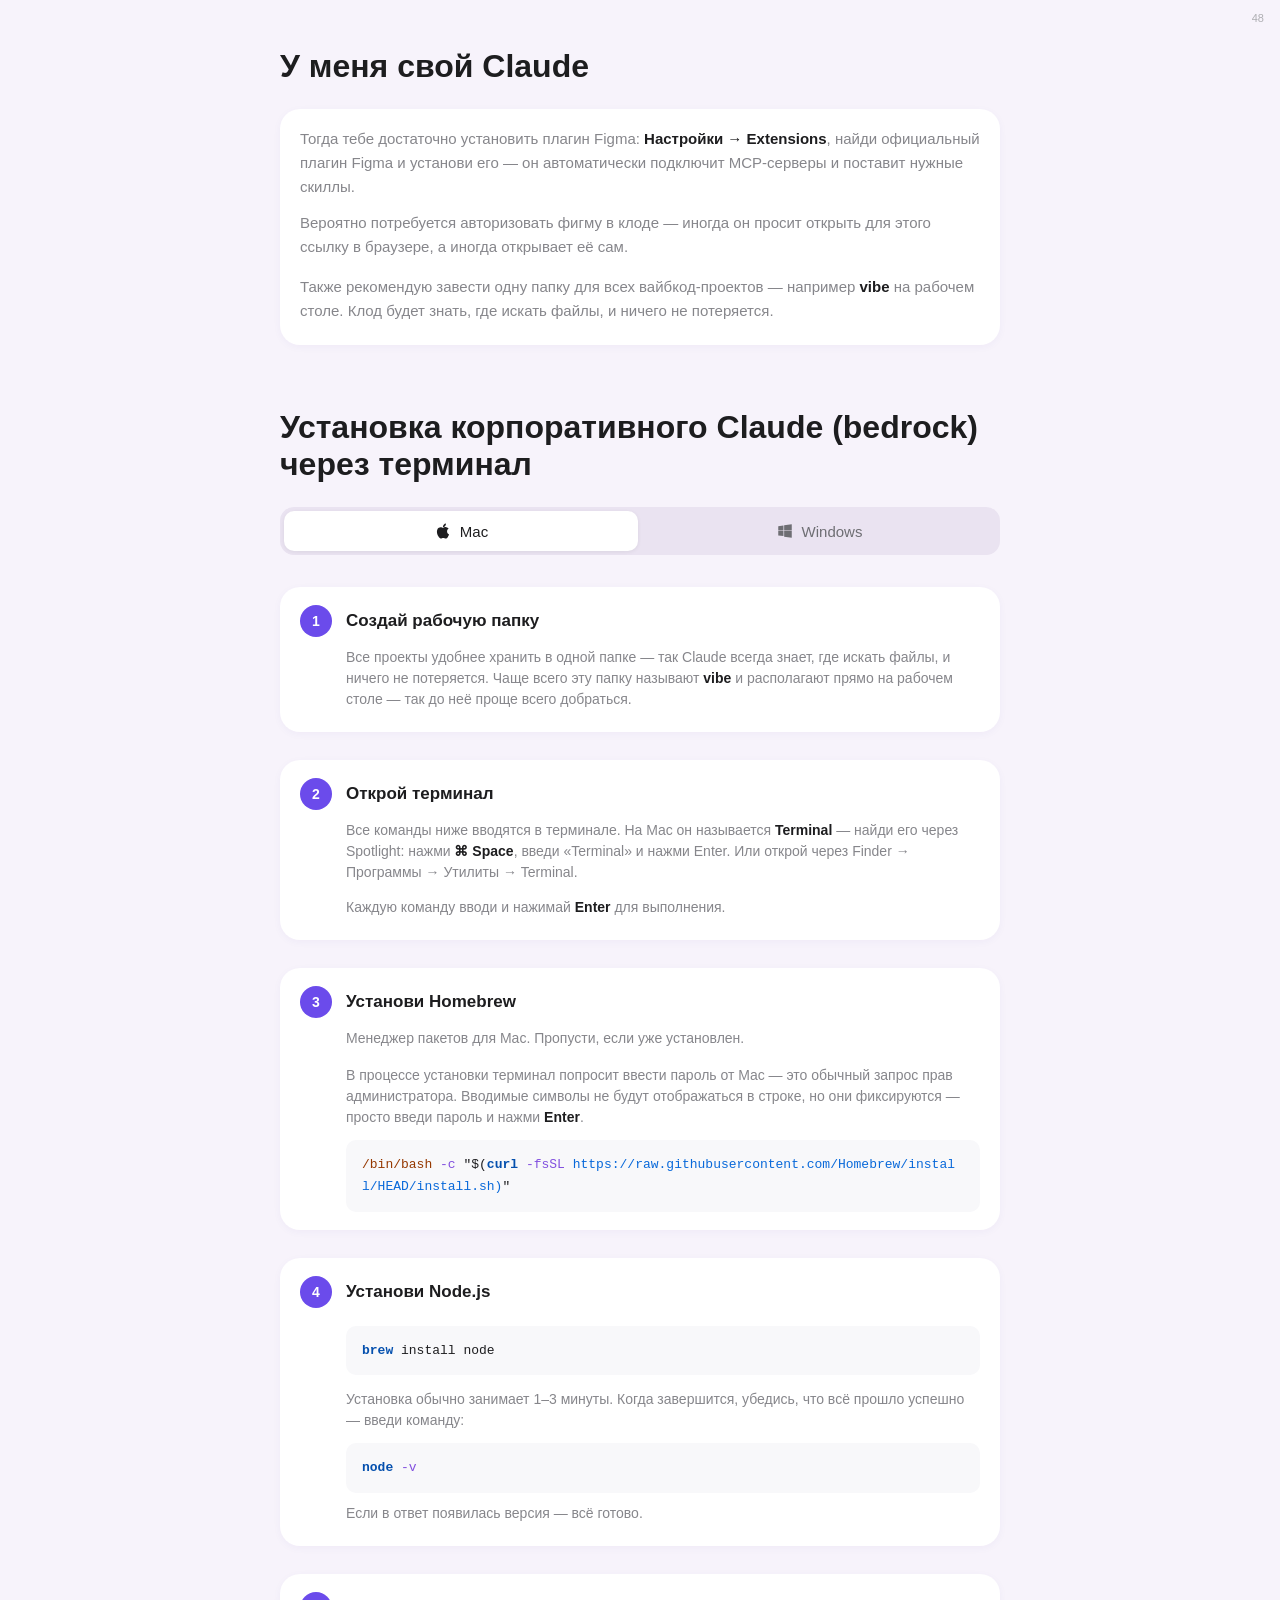
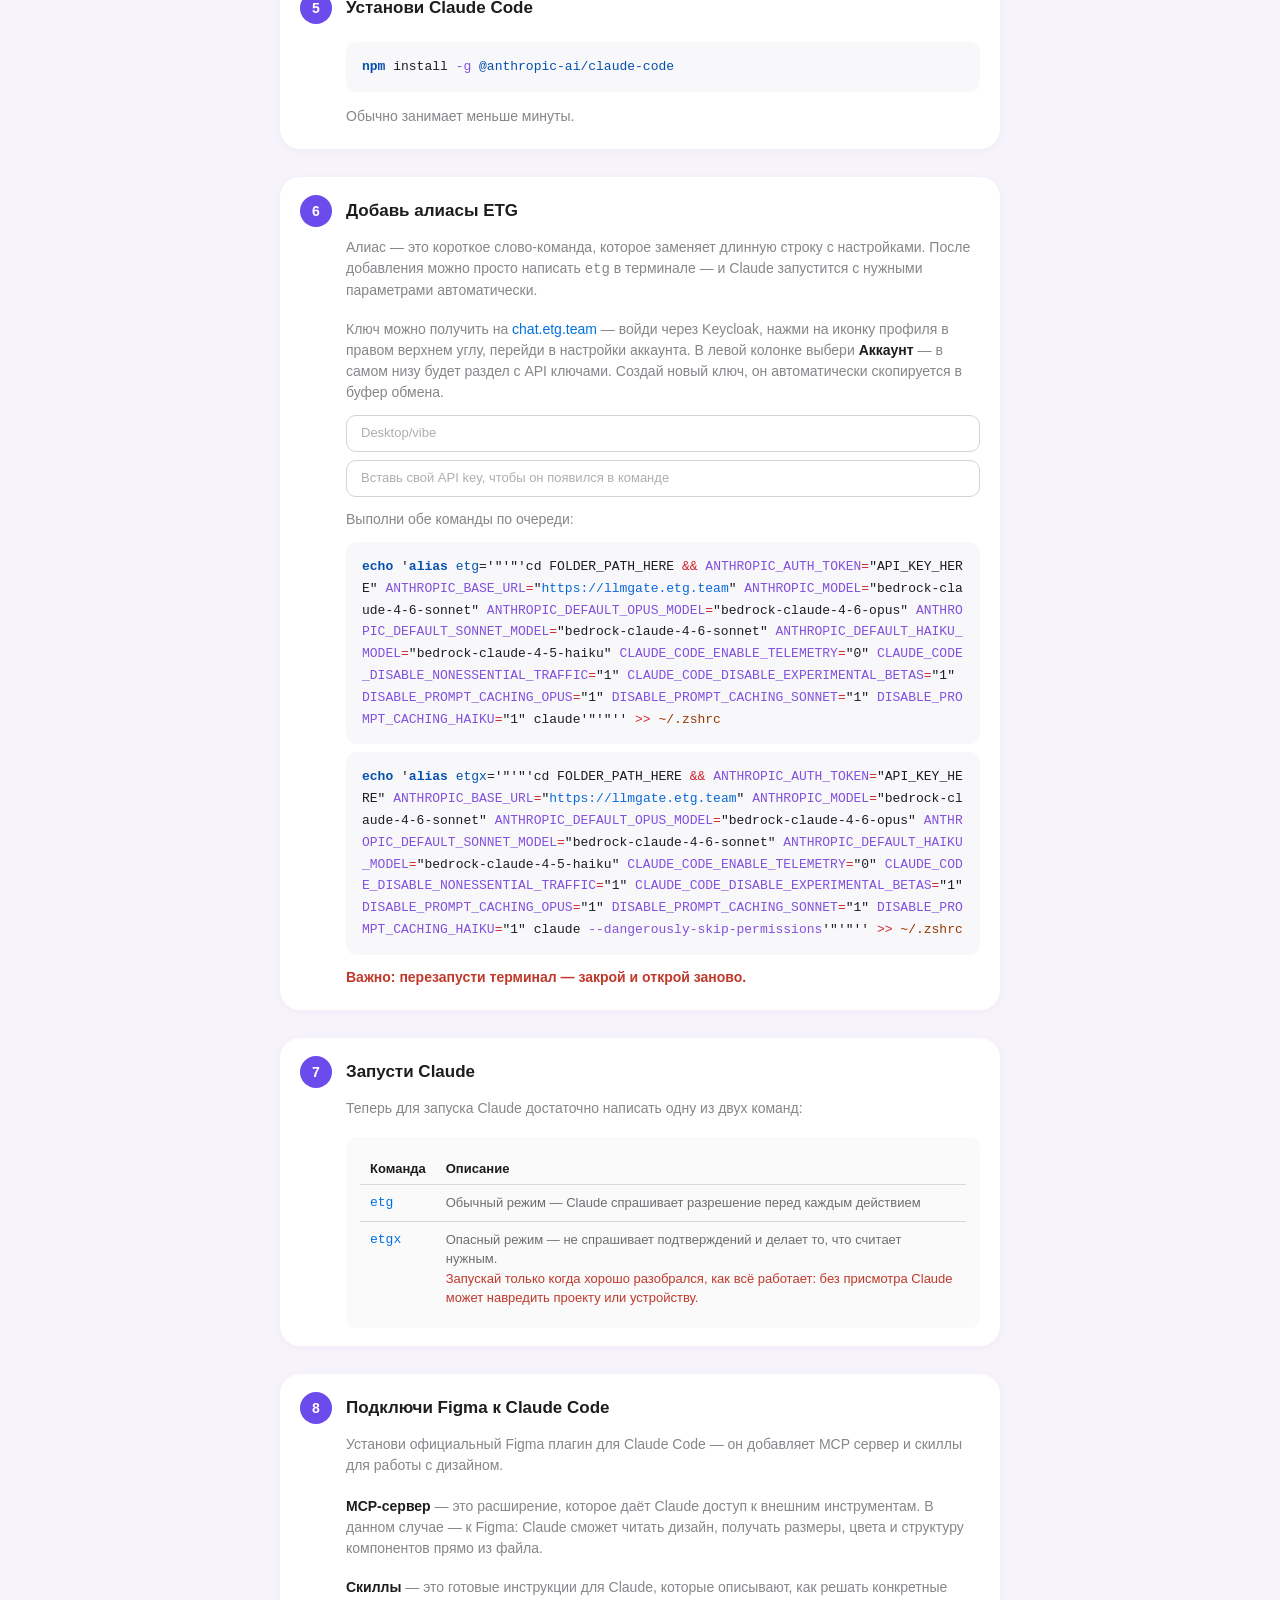
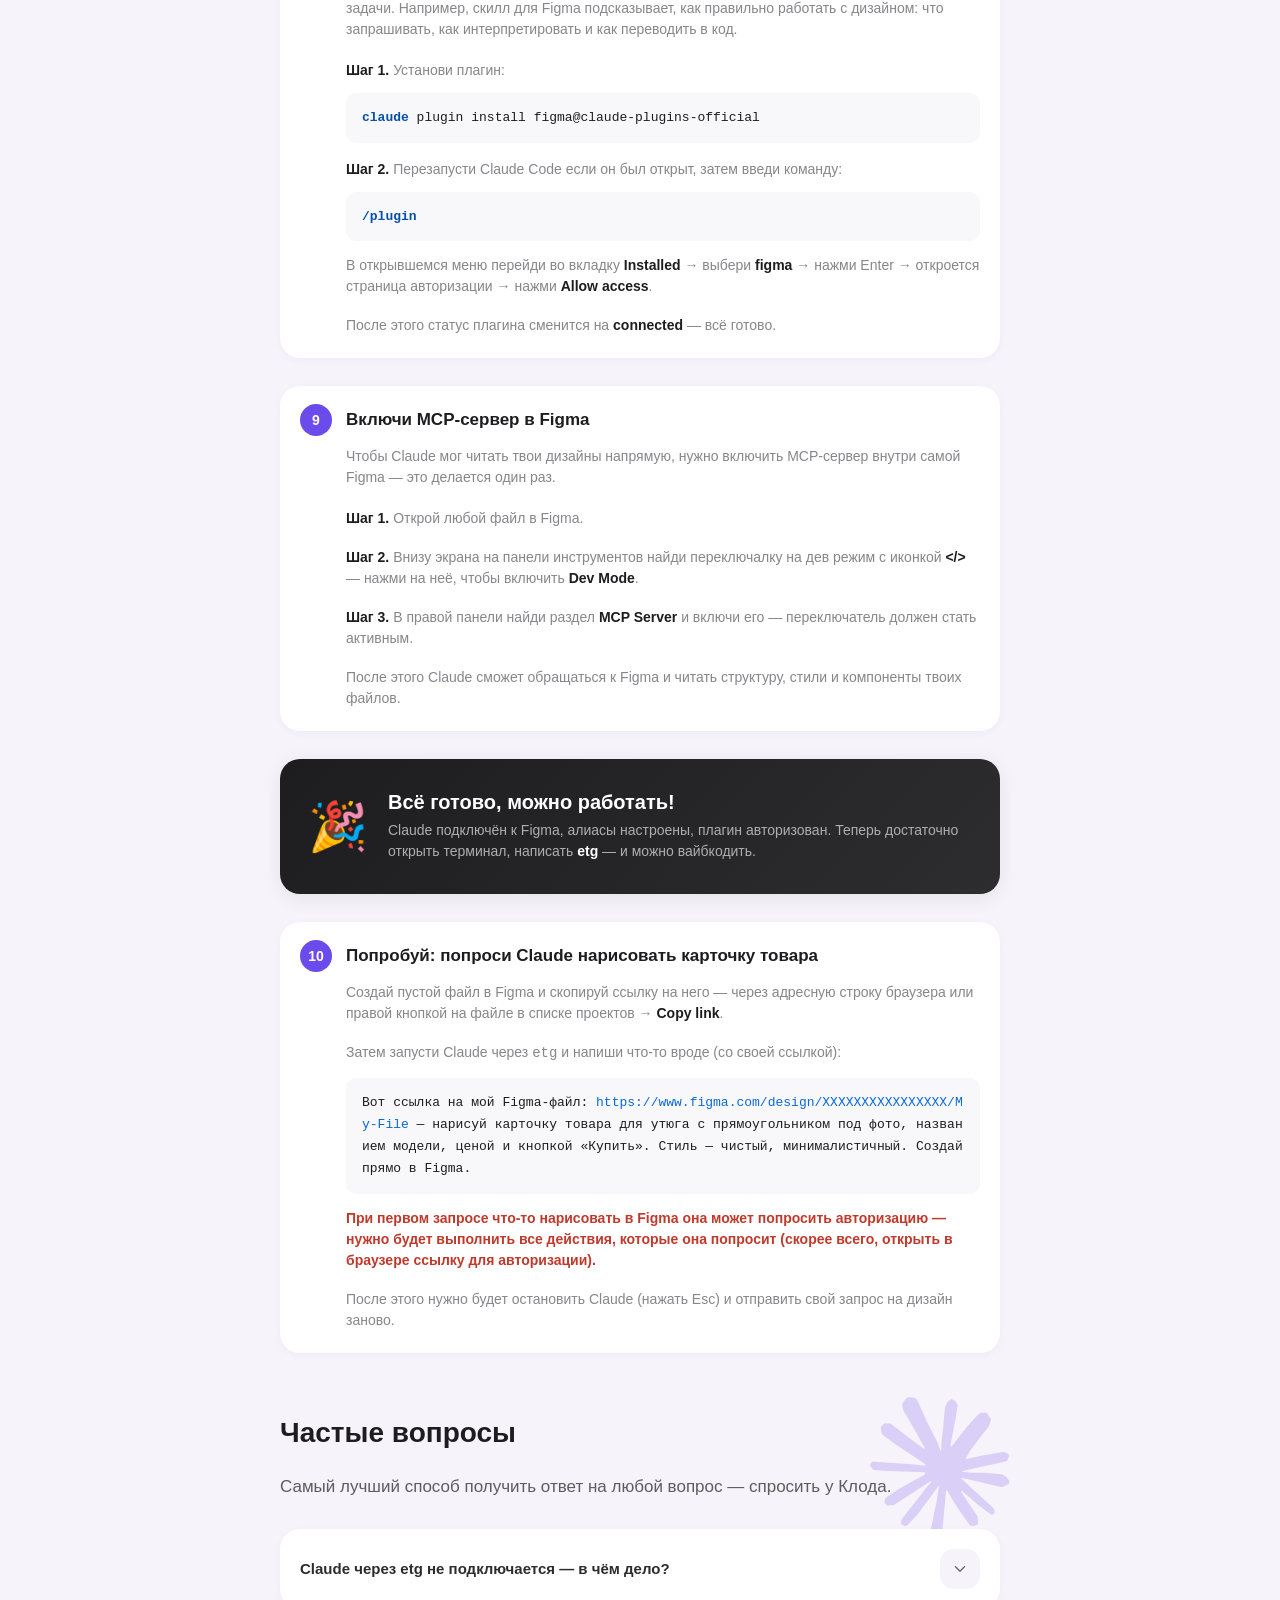
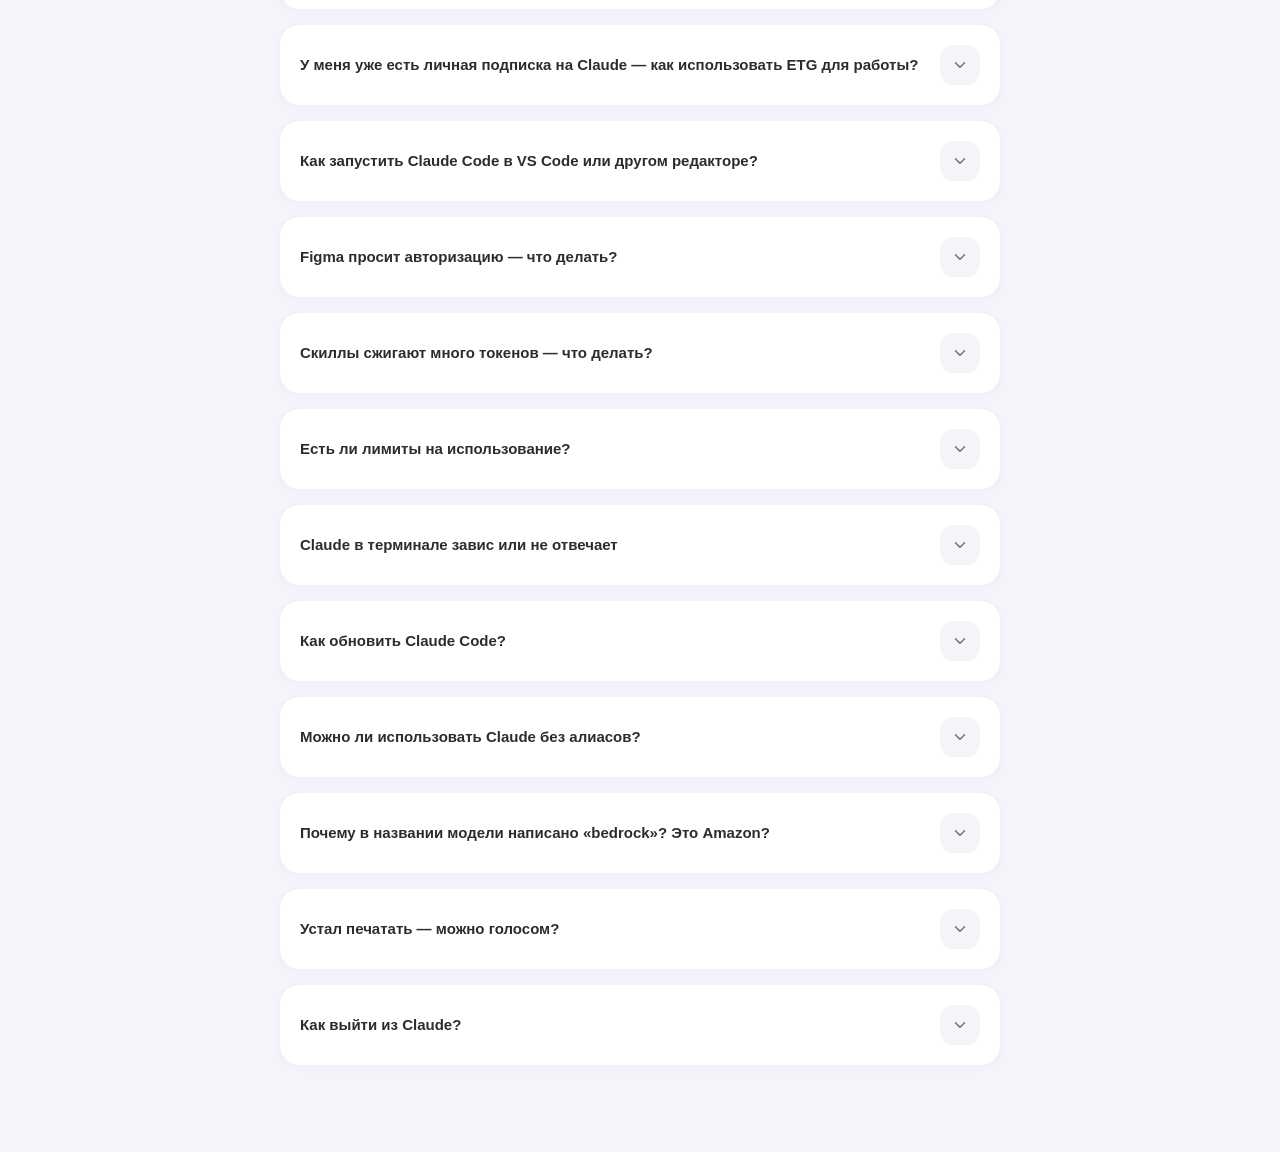
<file: index.html>
<!DOCTYPE html>
<html lang="ru">
<head>
  <meta charset="UTF-8" />
  <meta name="viewport" content="width=device-width, initial-scale=1.0" />
  <title>Установка Claude Code</title>
  <link rel="icon" href="favicon.svg" type="image/svg+xml" />
  <link rel="stylesheet" href="styles.css" />
  <script src="https://mcp.figma.com/mcp/html-to-design/capture.js" async></script>
</head>
<body>
  <div id="versionBadge" data-v="48" style="position:fixed;top:12px;right:16px;font-size:11px;color:var(--color-text-footer);z-index:9999;">48</div>
  <div class="container">
    <header>
      <h1>У меня свой Claude</h1>
    </header>

    <div class="step" style="margin-bottom: 64px;">
      <div class="step-body" style="padding-top: 18px;">
        <p class="step-desc" style="padding-left: 0; margin: 0; font-size: 15px; line-height: 1.6;">
          Тогда тебе достаточно установить плагин Figma: <strong style="color:#1d1d1f">Настройки → Extensions</strong>, найди официальный плагин Figma и установи его — он автоматически подключит MCP-серверы и поставит нужные скиллы.
        </p>
        <p class="step-desc" style="padding-left: 0; margin-top: 4px; font-size: 15px; line-height: 1.6;">
          Вероятно потребуется авторизовать фигму в клоде — иногда он просит открыть для этого ссылку в браузере, а иногда открывает её сам.
        </p>
        <p class="step-desc" style="padding-left: 0; margin-top: 4px; font-size: 15px; line-height: 1.6;">
          Также рекомендую завести одну папку для всех вайбкод-проектов — например <strong style="color:#1d1d1f">vibe</strong> на рабочем столе. Клод будет знать, где искать файлы, и ничего не потеряется.
        </p>
      </div>
    </div>

    <header>
      <h1 id="pageTitle">Установка корпоративного Claude (bedrock) через терминал</h1>
    </header>

    <div class="os-toggle">
      <button id="macBtn" class="os-btn active" onclick="setOS('mac')">
        <svg viewBox="0 0 24 24" xmlns="http://www.w3.org/2000/svg"><path d="M18.71 19.5c-.83 1.24-1.71 2.45-3.05 2.47-1.34.03-1.77-.79-3.29-.79-1.53 0-2 .77-3.27.82-1.31.05-2.3-1.32-3.14-2.53C4.25 17 2.94 12.45 4.7 9.39c.87-1.52 2.43-2.48 4.12-2.51 1.28-.02 2.5.87 3.29.87.78 0 2.26-1.07 3.8-.91.65.03 2.47.26 3.64 1.98-.09.06-2.17 1.28-2.15 3.81.03 3.02 2.65 4.03 2.68 4.04-.03.07-.42 1.44-1.38 2.83M13 3.5c.73-.83 1.94-1.46 2.94-1.5.13 1.17-.34 2.35-1.04 3.19-.69.85-1.83 1.51-2.95 1.42-.15-1.15.41-2.35 1.05-3.11z"/></svg>
        Mac
      </button>
      <button id="winBtn" class="os-btn" onclick="setOS('win')">
        <svg viewBox="0 0 24 24" xmlns="http://www.w3.org/2000/svg"><path d="M3 5.557L9.938 4.6v6.787H3zM10.868 4.46L21 3v8.387H10.868zM3 11.988h6.938V18.8L3 17.864zM10.868 12.087H21V21l-10.132-1.396z"/></svg>
        Windows
      </button>
    </div>

    <div class="steps" id="macSteps">

      <div class="step">
        <div class="step-header">
          <div class="step-number">1</div>
          <div class="step-title">Создай рабочую папку</div>
        </div>
        <div class="step-body">
          <p class="step-desc">Все проекты удобнее хранить в одной папке — так Claude всегда знает, где искать файлы, и ничего не потеряется. Чаще всего эту папку называют <strong style="color:#1d1d1f">vibe</strong> и располагают прямо на рабочем столе — так до неё проще всего добраться.</p>
        </div>
      </div>

      <div class="step">
        <div class="step-header">
          <div class="step-number">2</div>
          <div class="step-title">Открой терминал</div>
        </div>
        <div class="step-body">
          <p class="step-desc">Все команды ниже вводятся в терминале. На Mac он называется <strong style="color:#1d1d1f">Terminal</strong> — найди его через Spotlight: нажми <strong style="color:#1d1d1f">⌘ Space</strong>, введи «Terminal» и нажми Enter. Или открой через Finder → Программы → Утилиты → Terminal.</p>
          <p class="step-desc" style="margin-top: 2px;">Каждую команду вводи и нажимай <strong style="color:#1d1d1f">Enter</strong> для выполнения.</p>
        </div>
      </div>

      <div class="step">
        <div class="step-header">
          <div class="step-number">3</div>
          <div class="step-title">Установи Homebrew</div>
        </div>
        <div class="step-body">
          <p class="step-desc">Менеджер пакетов для Mac. Пропусти, если уже установлен.</p>
          <p class="step-desc" style="margin-top:4px;">В процессе установки терминал попросит ввести пароль от Mac — это обычный запрос прав администратора. Вводимые символы не будут отображаться в строке, но они фиксируются — просто введи пароль и нажми <strong style="color:#1d1d1f">Enter</strong>.</p>
          <div class="cmd-block">
            <code>/bin/bash -c "$(curl -fsSL https://raw.githubusercontent.com/Homebrew/install/HEAD/install.sh)"</code>          </div>
        </div>
      </div>

      <div class="step">
        <div class="step-header">
          <div class="step-number">4</div>
          <div class="step-title">Установи Node.js</div>
        </div>
        <div class="step-body">
          <div class="cmd-block">
            <code>brew install node</code>          </div>
          <p class="step-desc" style="margin-top: 6px;">Установка обычно занимает 1–3 минуты. Когда завершится, убедись, что всё прошло успешно — введи команду:</p>
          <div class="cmd-block">
            <code>node -v</code>          </div>
          <p class="step-desc" style="margin-top: 2px;">Если в ответ появилась версия — всё готово.</p>
        </div>
      </div>

      <div class="step">
        <div class="step-header">
          <div class="step-number">5</div>
          <div class="step-title">Установи Claude Code</div>
        </div>
        <div class="step-body">
          <div class="cmd-block">
            <code>npm install -g @anthropic-ai/claude-code</code>          </div>
          <p class="step-desc" style="margin-top: 6px;">Обычно занимает меньше минуты.</p>
        </div>
      </div>

      <div class="step">
        <div class="step-header">
          <div class="step-number">6</div>
          <div class="step-title">Добавь алиасы ETG</div>
        </div>
        <div class="step-body">
          <p class="step-desc">Алиас — это короткое слово-команда, которое заменяет длинную строку с настройками. После добавления можно просто написать <code style="color:#86868b">etg</code> в терминале — и Claude запустится с нужными параметрами автоматически.</p>
          <p class="step-desc" style="margin-top: 6px;">Ключ можно получить на <a href="https://chat.etg.team/" target="_blank" style="color:#0071e3;text-decoration:none;font-weight:500">chat.etg.team</a> — войди через Keycloak, нажми на иконку профиля в правом верхнем углу, перейди в настройки аккаунта. В левой колонке выбери <strong style="color:#1d1d1f">Аккаунт</strong> — в самом низу будет раздел с API ключами. Создай новый ключ, он автоматически скопируется в буфер обмена.</p>

          <div class="api-key-input-wrap">
            <div class="input-row">
              <input id="macFolderInput" type="text" placeholder="Desktop/vibe"
                oninput="updateAliases()" autocomplete="off" spellcheck="false" />
            </div>
            <div class="input-row">
              <input id="macKeyInput" type="text" placeholder="Вставь свой API key, чтобы он появился в команде"
                oninput="updateAliases()" autocomplete="off" spellcheck="false" />
            </div>
          </div>

          <p class="step-desc" style="margin-top: 4px;">Выполни обе команды по очереди:</p>
          <div class="cmd-block">
            <code id="aliasEtg">echo 'alias etg='"'"'cd ~/Desktop/vibe && ANTHROPIC_AUTH_TOKEN="API_KEY_HERE" ANTHROPIC_BASE_URL="https://llmgate.etg.team" ANTHROPIC_MODEL="bedrock-claude-4-6-sonnet" ANTHROPIC_DEFAULT_OPUS_MODEL="bedrock-claude-4-6-opus" ANTHROPIC_DEFAULT_SONNET_MODEL="bedrock-claude-4-6-sonnet" ANTHROPIC_DEFAULT_HAIKU_MODEL="bedrock-claude-4-5-haiku" CLAUDE_CODE_ENABLE_TELEMETRY="0" CLAUDE_CODE_DISABLE_NONESSENTIAL_TRAFFIC="1" CLAUDE_CODE_DISABLE_EXPERIMENTAL_BETAS="1" DISABLE_PROMPT_CACHING_OPUS="1" DISABLE_PROMPT_CACHING_SONNET="1" DISABLE_PROMPT_CACHING_HAIKU="1" claude'"'"'' >> ~/.zshrc</code>          </div>
          <div class="cmd-block">
            <code id="aliasEtgx">echo 'alias etgx='"'"'cd ~/Desktop/vibe && ANTHROPIC_AUTH_TOKEN="API_KEY_HERE" ANTHROPIC_BASE_URL="https://llmgate.etg.team" ANTHROPIC_MODEL="bedrock-claude-4-6-sonnet" ANTHROPIC_DEFAULT_OPUS_MODEL="bedrock-claude-4-6-opus" ANTHROPIC_DEFAULT_SONNET_MODEL="bedrock-claude-4-6-sonnet" ANTHROPIC_DEFAULT_HAIKU_MODEL="bedrock-claude-4-5-haiku" CLAUDE_CODE_ENABLE_TELEMETRY="0" CLAUDE_CODE_DISABLE_NONESSENTIAL_TRAFFIC="1" CLAUDE_CODE_DISABLE_EXPERIMENTAL_BETAS="1" DISABLE_PROMPT_CACHING_OPUS="1" DISABLE_PROMPT_CACHING_SONNET="1" DISABLE_PROMPT_CACHING_HAIKU="1" claude --dangerously-skip-permissions'"'"'' >> ~/.zshrc</code>          </div>
          <p class="step-desc" style="color:#c0392b;font-weight:600;margin-top:4px;">Важно: перезапусти терминал — закрой и открой заново.</p>
        </div>
      </div>

      <div class="step">
        <div class="step-header">
          <div class="step-number">7</div>
          <div class="step-title">Запусти Claude</div>
        </div>
        <div class="step-body">
          <p class="step-desc">Теперь для запуска Claude достаточно написать одну из двух команд:</p>
          <div class="note" style="margin-top:6px;margin-left:46px;">
            <table>
              <thead><tr><th>Команда</th><th>Описание</th></tr></thead>
              <tbody>
                <tr>
                  <td>etg</td>
                  <td>Обычный режим — Claude спрашивает разрешение перед каждым действием</td>
                </tr>
                <tr>
                  <td>etgx</td>
                  <td>
                    Опасный режим — не спрашивает подтверждений и делает то, что считает нужным.<br>
                    <span style="color:#c0392b;">Запускай только когда хорошо разобрался, как всё работает: без присмотра Claude может навредить проекту или устройству.</span>
                  </td>
                </tr>
              </tbody>
            </table>
          </div>
        </div>
      </div>

      <div class="step">
        <div class="step-header">
          <div class="step-number">8</div>
          <div class="step-title">Подключи Figma к Claude Code</div>
        </div>
        <div class="step-body">
          <p class="step-desc">Установи официальный Figma плагин для Claude Code — он добавляет MCP сервер и скиллы для работы с дизайном.</p>
          <p class="step-desc" style="margin-top:8px;"><strong style="color:#1d1d1f">MCP-сервер</strong> — это расширение, которое даёт Claude доступ к внешним инструментам. В данном случае — к Figma: Claude сможет читать дизайн, получать размеры, цвета и структуру компонентов прямо из файла.</p>
          <p class="step-desc" style="margin-top:6px;"><strong style="color:#1d1d1f">Скиллы</strong> — это готовые инструкции для Claude, которые описывают, как решать конкретные задачи. Например, скилл для Figma подсказывает, как правильно работать с дизайном: что запрашивать, как интерпретировать и как переводить в код.</p>
          <p class="step-desc" style="margin-top:8px;"><strong style="color:#1d1d1f">Шаг 1.</strong> Установи плагин:</p>
          <div class="cmd-block">
            <code>claude plugin install figma@claude-plugins-official</code>          </div>
          <p class="step-desc" style="margin-top:8px;"><strong style="color:#1d1d1f">Шаг 2.</strong> Перезапусти Claude Code если он был открыт, затем введи команду:</p>
          <div class="cmd-block">
            <code>/plugin</code>          </div>
          <p class="step-desc" style="margin-top:6px;">В открывшемся меню перейди во вкладку <strong style="color:#1d1d1f">Installed</strong> → выбери <strong style="color:#1d1d1f">figma</strong> → нажми Enter → откроется страница авторизации → нажми <strong style="color:#1d1d1f">Allow access</strong>.</p>
          <p class="step-desc" style="margin-top:6px;">После этого статус плагина сменится на <strong style="color:#1d1d1f">connected</strong> — всё готово.</p>
        </div>
      </div>

      <div class="step">
        <div class="step-header">
          <div class="step-number">9</div>
          <div class="step-title">Включи MCP-сервер в Figma</div>
        </div>
        <div class="step-body">
          <p class="step-desc">Чтобы Claude мог читать твои дизайны напрямую, нужно включить MCP-сервер внутри самой Figma — это делается один раз.</p>
          <p class="step-desc" style="margin-top:8px;"><strong style="color:#1d1d1f">Шаг 1.</strong> Открой любой файл в Figma.</p>
          <p class="step-desc" style="margin-top:6px;"><strong style="color:#1d1d1f">Шаг 2.</strong> Внизу экрана на панели инструментов найди переключалку на дев режим с иконкой <strong style="color:#1d1d1f">&lt;/&gt;</strong> — нажми на неё, чтобы включить <strong style="color:#1d1d1f">Dev Mode</strong>.</p>
          <p class="step-desc" style="margin-top:6px;"><strong style="color:#1d1d1f">Шаг 3.</strong> В правой панели найди раздел <strong style="color:#1d1d1f">MCP Server</strong> и включи его — переключатель должен стать активным.</p>
          <p class="step-desc" style="margin-top:6px;">После этого Claude сможет обращаться к Figma и читать структуру, стили и компоненты твоих файлов.</p>
        </div>
      </div>

      <div class="step-celebrate">
        <div class="celebrate-emoji">🎉</div>
        <div class="celebrate-text">
          <h2>Всё готово, можно работать!</h2>
          <p>Claude подключён к Figma, алиасы настроены, плагин авторизован. Теперь достаточно открыть терминал, написать <strong style="color:#fff">etg</strong> — и можно вайбкодить.</p>
        </div>
      </div>

      <div class="step">
        <div class="step-header">
          <div class="step-number">10</div>
          <div class="step-title">Попробуй: попроси Claude нарисовать карточку товара</div>
        </div>
        <div class="step-body">
          <p class="step-desc">Создай пустой файл в Figma и скопируй ссылку на него — через адресную строку браузера или правой кнопкой на файле в списке проектов → <strong style="color:#1d1d1f">Copy link</strong>.</p>
          <p class="step-desc" style="margin-top:6px;">Затем запусти Claude через <code style="color:#86868b">etg</code> и напиши что-то вроде (со своей ссылкой):</p>
          <div class="cmd-block" style="margin-top:2px;">
            <code>Вот ссылка на мой Figma-файл: https://www.figma.com/design/XXXXXXXXXXXXXXXX/My-File — нарисуй карточку товара для утюга с прямоугольником под фото, названием модели, ценой и кнопкой «Купить». Стиль — чистый, минималистичный. Создай прямо в Figma.</code>          </div>
          <p class="step-desc" style="margin-top:6px;color:#c0392b;font-weight:600;">При первом запросе что-то нарисовать в Figma она может попросить авторизацию — нужно будет выполнить все действия, которые она попросит (скорее всего, открыть в браузере ссылку для авторизации).</p>
          <p class="step-desc" style="margin-top:6px;">После этого нужно будет остановить Claude (нажать Esc) и отправить свой запрос на дизайн заново.</p>
        </div>
      </div>

    </div>

    <div class="steps" id="winSteps" style="display:none">

      <div class="step">
        <div class="step-header">
          <div class="step-number">1</div>
          <div class="step-title">Создай рабочую папку</div>
        </div>
        <div class="step-body">
          <p class="step-desc">Все проекты удобнее хранить в одной папке. Чаще всего её называют <strong style="color:#1d1d1f">vibe</strong> и кладут прямо на рабочий стол — так до неё проще всего добраться. Создай её через Проводник или щёлкни правой кнопкой на рабочем столе → Создать → Папку.</p>
        </div>
      </div>

      <div class="step">
        <div class="step-header">
          <div class="step-number">2</div>
          <div class="step-title">Открой PowerShell</div>
        </div>
        <div class="step-body">
          <p class="step-desc">Все команды ниже вводятся в PowerShell. Открой его через <strong style="color:#1d1d1f">Win + X</strong> → Terminal (или Windows PowerShell). Либо нажми <strong style="color:#1d1d1f">Win + S</strong>, введи «PowerShell» и запусти от имени администратора.</p>
          <p class="step-desc" style="margin-top:2px;">Каждую команду вводи и нажимай <strong style="color:#1d1d1f">Enter</strong> для выполнения.</p>
        </div>
      </div>

      <div class="step">
        <div class="step-header">
          <div class="step-number">3</div>
          <div class="step-title">Установи Node.js</div>
        </div>
        <div class="step-body">
          <p class="step-desc">Установи через встроенный пакетный менеджер Windows:</p>
          <div class="cmd-block">
            <code>winget install OpenJS.NodeJS</code>          </div>
          <p class="step-desc" style="margin-top:6px;">Установка занимает 1–3 минуты. После завершения закрой и снова открой PowerShell, затем проверь:</p>
          <div class="cmd-block">
            <code>node -v</code>          </div>
          <p class="step-desc" style="margin-top:2px;">Если в ответ появилась версия — всё готово.</p>
        </div>
      </div>

      <div class="step">
        <div class="step-header">
          <div class="step-number">4</div>
          <div class="step-title">Установи Claude Code</div>
        </div>
        <div class="step-body">
          <div class="cmd-block">
            <code>npm install -g @anthropic-ai/claude-code</code>          </div>
          <p class="step-desc" style="margin-top:6px;">Обычно занимает меньше минуты.</p>
        </div>
      </div>

      <div class="step">
        <div class="step-header">
          <div class="step-number">5</div>
          <div class="step-title">Добавь функции ETG</div>
        </div>
        <div class="step-body">
          <p class="step-desc">На Windows вместо алиасов используются функции PowerShell — принцип тот же: вводишь <code style="color:#86868b">etg</code> и Claude запускается с нужными параметрами.</p>
          <p class="step-desc" style="margin-top:6px;">Ключ можно получить на <a href="https://chat.etg.team/" target="_blank" style="color:#0071e3;text-decoration:none;font-weight:500">chat.etg.team</a> — войди через Keycloak, нажми на иконку профиля в правом верхнем углу, перейди в настройки аккаунта. В левой колонке выбери <strong style="color:#1d1d1f">Аккаунт</strong> — в самом низу будет раздел с API ключами. Создай новый ключ, он автоматически скопируется в буфер обмена.</p>

          <div class="api-key-input-wrap">
            <div class="input-row">
              <input id="winFolderInput" type="text" placeholder="C:\Users\Имя\Desktop\vibe"
                oninput="updateAliases()" autocomplete="off" spellcheck="false" />
            </div>
            <div class="input-row">
              <input id="winKeyInput" type="text" placeholder="Вставь свой API key, чтобы он появился в команде"
                oninput="updateAliases()" autocomplete="off" spellcheck="false" />
            </div>
          </div>

          <p class="step-desc" style="margin-top:4px;">Выполни по очереди — разрешить запуск скриптов и создать профиль если его нет:</p>
          <div class="cmd-block">
            <code>Set-ExecutionPolicy -ExecutionPolicy RemoteSigned -Scope CurrentUser</code>          </div>
          <div class="cmd-block">
            <code>if (!(Test-Path $PROFILE)) { New-Item -ItemType File -Path $PROFILE -Force }</code>          </div>

          <p class="step-desc" style="margin-top:4px;">Открой файл профиля в Блокноте:</p>
          <div class="cmd-block">
            <code>notepad $PROFILE</code>          </div>

          <p class="step-desc" style="margin-top:4px;">Скопируй и вставь в конец файла, затем сохрани:</p>
          <div class="cmd-block multiline">
            <code id="winProfile">function etg {
    Set-Location "C:\Users\Имя\Desktop\vibe"
    $env:ANTHROPIC_AUTH_TOKEN = "API_KEY_HERE"
    $env:ANTHROPIC_BASE_URL = "https://llmgate.etg.team"
    $env:ANTHROPIC_MODEL = "bedrock-claude-4-6-sonnet"
    $env:ANTHROPIC_DEFAULT_OPUS_MODEL = "bedrock-claude-4-6-opus"
    $env:ANTHROPIC_DEFAULT_SONNET_MODEL = "bedrock-claude-4-6-sonnet"
    $env:ANTHROPIC_DEFAULT_HAIKU_MODEL = "bedrock-claude-4-5-haiku"
    $env:CLAUDE_CODE_ENABLE_TELEMETRY = "0"
    $env:CLAUDE_CODE_DISABLE_NONESSENTIAL_TRAFFIC = "1"
    $env:CLAUDE_CODE_DISABLE_EXPERIMENTAL_BETAS = "1"
    $env:DISABLE_PROMPT_CACHING_OPUS = "1"
    $env:DISABLE_PROMPT_CACHING_SONNET = "1"
    $env:DISABLE_PROMPT_CACHING_HAIKU = "1"
    claude
}

function etgx {
    Set-Location "C:\Users\Имя\Desktop\vibe"
    $env:ANTHROPIC_AUTH_TOKEN = "API_KEY_HERE"
    $env:ANTHROPIC_BASE_URL = "https://llmgate.etg.team"
    $env:ANTHROPIC_MODEL = "bedrock-claude-4-6-sonnet"
    $env:ANTHROPIC_DEFAULT_OPUS_MODEL = "bedrock-claude-4-6-opus"
    $env:ANTHROPIC_DEFAULT_SONNET_MODEL = "bedrock-claude-4-6-sonnet"
    $env:ANTHROPIC_DEFAULT_HAIKU_MODEL = "bedrock-claude-4-5-haiku"
    $env:CLAUDE_CODE_ENABLE_TELEMETRY = "0"
    $env:CLAUDE_CODE_DISABLE_NONESSENTIAL_TRAFFIC = "1"
    $env:CLAUDE_CODE_DISABLE_EXPERIMENTAL_BETAS = "1"
    $env:DISABLE_PROMPT_CACHING_OPUS = "1"
    $env:DISABLE_PROMPT_CACHING_SONNET = "1"
    $env:DISABLE_PROMPT_CACHING_HAIKU = "1"
    claude --dangerously-skip-permissions
}</code>          </div>
          <p class="step-desc" style="color:#c0392b;font-weight:600;margin-top:4px;">Важно: перезапусти PowerShell — закрой и открой заново.</p>
        </div>
      </div>

      <div class="step">
        <div class="step-header">
          <div class="step-number">6</div>
          <div class="step-title">Запусти Claude</div>
        </div>
        <div class="step-body">
          <p class="step-desc">Теперь для запуска Claude достаточно написать одну из двух команд:</p>
          <div class="note" style="margin-top:6px;margin-left:46px;">
            <table>
              <thead><tr><th>Команда</th><th>Описание</th></tr></thead>
              <tbody>
                <tr>
                  <td>etg</td>
                  <td>Обычный режим — Claude спрашивает разрешение перед каждым действием</td>
                </tr>
                <tr>
                  <td>etgx</td>
                  <td>
                    Опасный режим — не спрашивает подтверждений и делает то, что считает нужным.<br>
                    <span style="color:#c0392b;">Запускай только когда хорошо разобрался, как всё работает: без присмотра Claude может навредить проекту или устройству.</span>
                  </td>
                </tr>
              </tbody>
            </table>
          </div>
        </div>
      </div>

      <div class="step">
        <div class="step-header">
          <div class="step-number">7</div>
          <div class="step-title">Подключи Figma к Claude Code</div>
        </div>
        <div class="step-body">
          <p class="step-desc">Установи официальный Figma плагин для Claude Code — он добавляет MCP сервер и скиллы для работы с дизайном.</p>
          <p class="step-desc" style="margin-top:8px;"><strong style="color:#1d1d1f">MCP-сервер</strong> — это расширение, которое даёт Claude доступ к внешним инструментам. В данном случае — к Figma: Claude сможет читать дизайн, получать размеры, цвета и структуру компонентов прямо из файла.</p>
          <p class="step-desc" style="margin-top:6px;"><strong style="color:#1d1d1f">Скиллы</strong> — это готовые инструкции для Claude, которые описывают, как решать конкретные задачи. Например, скилл для Figma подсказывает, как правильно работать с дизайном: что запрашивать, как интерпретировать и как переводить в код.</p>
          <p class="step-desc" style="margin-top:8px;"><strong style="color:#1d1d1f">Шаг 1.</strong> Установи плагин:</p>
          <div class="cmd-block">
            <code>claude plugin install figma@claude-plugins-official</code>          </div>
          <p class="step-desc" style="margin-top:8px;"><strong style="color:#1d1d1f">Шаг 2.</strong> Перезапусти Claude Code если он был открыт, затем введи команду:</p>
          <div class="cmd-block">
            <code>/plugin</code>          </div>
          <p class="step-desc" style="margin-top:6px;">В открывшемся меню перейди во вкладку <strong style="color:#1d1d1f">Installed</strong> → выбери <strong style="color:#1d1d1f">figma</strong> → нажми Enter → откроется страница авторизации → нажми <strong style="color:#1d1d1f">Allow access</strong>.</p>
          <p class="step-desc" style="margin-top:6px;">После этого статус плагина сменится на <strong style="color:#1d1d1f">connected</strong> — всё готово.</p>
        </div>
      </div>

      <div class="step">
        <div class="step-header">
          <div class="step-number">8</div>
          <div class="step-title">Включи MCP-сервер в Figma</div>
        </div>
        <div class="step-body">
          <p class="step-desc">Чтобы Claude мог читать твои дизайны напрямую, нужно включить MCP-сервер внутри самой Figma — это делается один раз.</p>
          <p class="step-desc" style="margin-top:8px;"><strong style="color:#1d1d1f">Шаг 1.</strong> Открой любой файл в Figma.</p>
          <p class="step-desc" style="margin-top:6px;"><strong style="color:#1d1d1f">Шаг 2.</strong> Внизу экрана на панели инструментов найди переключалку на дев режим с иконкой <strong style="color:#1d1d1f">&lt;/&gt;</strong> — нажми на неё, чтобы включить <strong style="color:#1d1d1f">Dev Mode</strong>.</p>
          <p class="step-desc" style="margin-top:6px;"><strong style="color:#1d1d1f">Шаг 3.</strong> В правой панели найди раздел <strong style="color:#1d1d1f">MCP Server</strong> и включи его — переключатель должен стать активным.</p>
          <p class="step-desc" style="margin-top:6px;">После этого Claude сможет обращаться к Figma и читать структуру, стили и компоненты твоих файлов.</p>
        </div>
      </div>

      <div class="step-celebrate">
        <div class="celebrate-emoji">🎉</div>
        <div class="celebrate-text">
          <h2>Всё готово, можно работать!</h2>
          <p>Claude подключён к Figma, функции настроены, плагин авторизован. Теперь достаточно открыть PowerShell, написать <strong style="color:#fff">etg</strong> — и можно вайбкодить.</p>
        </div>
      </div>

      <div class="step">
        <div class="step-header">
          <div class="step-number">9</div>
          <div class="step-title">Попробуй: попроси Claude нарисовать карточку товара</div>
        </div>
        <div class="step-body">
          <p class="step-desc">Создай пустой файл в Figma и скопируй ссылку на него — через адресную строку браузера или правой кнопкой на файле в списке проектов → <strong style="color:#1d1d1f">Copy link</strong>.</p>
          <p class="step-desc" style="margin-top:6px;">Затем запусти Claude через <code style="color:#86868b">etg</code> и напиши что-то вроде (со своей ссылкой):</p>
          <div class="cmd-block" style="margin-top:2px;">
            <code>Вот ссылка на мой Figma-файл: https://www.figma.com/design/XXXXXXXXXXXXXXXX/My-File — нарисуй карточку товара для утюга с прямоугольником под фото, названием модели, ценой и кнопкой «Купить». Стиль — чистый, минималистичный. Создай прямо в Figma.</code>          </div>
          <p class="step-desc" style="margin-top:6px;color:#c0392b;font-weight:600;">При первом запросе что-то нарисовать в Figma она может попросить авторизацию — нужно будет выполнить все действия, которые она попросит (скорее всего, открыть в браузере ссылку для авторизации).</p>
          <p class="step-desc" style="margin-top:6px;">После этого нужно будет остановить Claude (нажать Esc) и отправить свой запрос на дизайн заново.</p>
        </div>
      </div>

    </div>

    <div class="faq-section">
      <h2 class="faq-title">Частые вопросы</h2>
      <svg xmlns="http://www.w3.org/2000/svg" class="faq-bg-icon" fill="#6b4beb" viewBox="0 0 16 16"><path d="m3.127 10.604 3.135-1.76.053-.153-.053-.085H6.11l-.525-.032-1.791-.048-1.554-.065-1.505-.08-.38-.081L0 7.832l.036-.234.32-.214.455.04 1.009.069 1.513.105 1.097.064 1.626.17h.259l.036-.105-.089-.065-.068-.064-1.566-1.062-1.695-1.121-.887-.646-.48-.327-.243-.306-.104-.67.435-.48.585.04.15.04.593.456 1.267.981 1.654 1.218.242.202.097-.068.012-.049-.109-.181-.9-1.626-.96-1.655-.428-.686-.113-.411a2 2 0 0 1-.068-.484l.496-.674L4.446 0l.662.089.279.242.411.94.666 1.48 1.033 2.014.302.597.162.553.06.17h.105v-.097l.085-1.134.157-1.392.154-1.792.052-.504.25-.605.497-.327.387.186.319.456-.045.294-.19 1.23-.37 1.93-.243 1.29h.142l.161-.16.654-.868 1.097-1.372.484-.545.565-.601.363-.287h.686l.505.751-.226.775-.707.895-.585.759-.839 1.13-.524.904.048.072.125-.012 1.897-.403 1.024-.186 1.223-.21.553.258.06.263-.218.536-1.307.323-1.533.307-2.284.54-.028.02.032.04 1.029.098.44.024h1.077l2.005.15.525.346.315.424-.053.323-.807.411-3.631-.863-.872-.218h-.12v.073l.726.71 1.331 1.202 1.667 1.55.084.383-.214.302-.226-.032-1.464-1.101-.565-.497-1.28-1.077h-.084v.113l.295.432 1.557 2.34.08.718-.112.234-.404.141-.444-.08-.911-1.28-.94-1.44-.759-1.291-.093.053-.448 4.821-.21.246-.484.186-.403-.307-.214-.496.214-.98.258-1.28.21-1.016.19-1.263.112-.42-.008-.028-.092.012-.953 1.307-1.448 1.957-1.146 1.227-.274.109-.477-.247.045-.44.266-.39 1.586-2.018.956-1.25.617-.723-.004-.105h-.036l-4.212 2.736-.75.096-.324-.302.04-.496.154-.162 1.267-.871z"/></svg>
      <p style="color:var(--color-faq-answer);font-size:17px;margin-top:0px;margin-bottom:32px;position:relative;z-index:1;">
        Самый лучший способ получить ответ на любой вопрос — спросить у Клода.
      </p>
      <div class="faq-list">

        <details class="faq-item">
          <summary>Claude через etg не подключается — в чём дело? <span class="faq-chevron"><svg viewBox="0 0 24 24"><polyline points="6 9 12 15 18 9"/></svg></span></summary>
          <div class="faq-answer"><div class="faq-answer-inner">
            <p>Рабочий Claude (bedrock) доступен только из корпоративной сети. Если запускаешь через <code>etg</code> вне офиса — обязательно подключись к рабочему VPN, иначе сервер ETG будет недоступен и подключение не пройдёт.</p>
          </div></div>
        </details>

        <details class="faq-item">
          <summary>У меня уже есть личная подписка на Claude — как использовать ETG для работы? <span class="faq-chevron"><svg viewBox="0 0 24 24"><polyline points="6 9 12 15 18 9"/></svg></span></summary>
          <div class="faq-answer"><div class="faq-answer-inner">
            <p>Личная подписка и рабочий доступ через ETG — это разные вещи, они не мешают друг другу. Если просто запустить <code>claude</code> в терминале — он будет использовать твою личную подписку. А если запустить через <code>etg</code> — он подключится к серверу ETG с рабочим ключом.</p>
            <p>Алиасы <code>etg</code> / <code>etgx</code> как раз для этого и нужны: они автоматически подставляют рабочий ключ и сервер, чтобы ты не путал личное и рабочее. Для рабочих задач — всегда запускай через <code>etg</code>.</p>
          </div></div>
        </details>

        <details class="faq-item">
          <summary>Как запустить Claude Code в VS Code или другом редакторе? <span class="faq-chevron"><svg viewBox="0 0 24 24"><polyline points="6 9 12 15 18 9"/></svg></span></summary>
          <div class="faq-answer"><div class="faq-answer-inner">
            <p>Чтобы запустить его внутри редактора, достаточно открыть встроенный терминал. В появившемся терминале введи <code>etg</code> или <code>etgx</code> — и всё будет работать как обычно.</p>
          </div></div>
        </details>

        <details class="faq-item">
          <summary>Figma просит авторизацию — что делать? <span class="faq-chevron"><svg viewBox="0 0 24 24"><polyline points="6 9 12 15 18 9"/></svg></span></summary>
          <div class="faq-answer"><div class="faq-answer-inner">
            <p>Если при работе с Figma Claude пишет, что нужна авторизация — введи <code>/mcp</code> в Claude. В списке серверов найди <strong>figma</strong> — рядом будет ссылка для авторизации. Открой её в браузере и разреши доступ.</p>
            <p>После авторизации нажми <code>Esc</code> и <span style="color:#c0392b;font-weight:600;">повтори свой запрос</span> — это очень важно, без повторного запроса Claude не начнёт работу с Figma.</p>
          </div></div>
        </details>

        <details class="faq-item">
          <summary>Скиллы сжигают много токенов — что делать? <span class="faq-chevron"><svg viewBox="0 0 24 24"><polyline points="6 9 12 15 18 9"/></svg></span></summary>
          <div class="faq-answer"><div class="faq-answer-inner">
            <p>Да, скиллы иногда способствуют сжиганию большого количества токенов — особенно если в них много инструкций, которые тебе не нужны. Если хочешь, всегда можно попробовать модифицировать скиллы под себя (убрать лишнее) или написать свои с нуля.</p>
            <p>Скиллы — это просто текстовые инструкции. Ничего сложного. А о том, как их найти и отредактировать — спроси у Claude сам 🙂</p>
          </div></div>
        </details>

        <details class="faq-item">
          <summary>Есть ли лимиты на использование? <span class="faq-chevron"><svg viewBox="0 0 24 24"><polyline points="6 9 12 15 18 9"/></svg></span></summary>
          <div class="faq-answer"><div class="faq-answer-inner">
            <p>Да, лимиты есть. К сожалению, посмотреть их нигде нельзя — ни в интерфейсе, ни в настройках. Когда лимит исчерпан, Claude сообщит об этом сам.</p>
            <p>Быстрее всего лимит расходуется при работе с моделью <strong>Opus</strong> — она самая мощная, но и самая «дорогая» с точки зрения квоты. Для простых задач лучше переключиться на <strong>Sonnet</strong> — он справляется с большинством повседневных запросов и расходует лимит значительно медленнее. Лимиты обновляются раз в месяц.</p>
            <p>Например, чтобы собрать эту инструкцию я использовал Sonnet, но когда случался затык — переключался на Opus, чтобы преодолеть сложность.</p>
          </div></div>
        </details>

        <details class="faq-item">
          <summary>Claude в терминале завис или не отвечает <span class="faq-chevron"><svg viewBox="0 0 24 24"><polyline points="6 9 12 15 18 9"/></svg></span></summary>
          <div class="faq-answer"><div class="faq-answer-inner">
            <p>Нажми <code>Esc</code>, чтобы прервать текущее действие. Если не помогает — нажми <code>Ctrl + C</code> дважды, чтобы полностью выйти, и запусти заново через <code>etg</code>.</p>
          </div></div>
        </details>

        <details class="faq-item">
          <summary>Как обновить Claude Code? <span class="faq-chevron"><svg viewBox="0 0 24 24"><polyline points="6 9 12 15 18 9"/></svg></span></summary>
          <div class="faq-answer"><div class="faq-answer-inner">
            <p>Выполни ту же команду, что и при установке:</p>
            <p><code>npm install -g @anthropic-ai/claude-code</code></p>
            <p>Она установит последнюю версию поверх текущей.</p>
          </div></div>
        </details>

        <details class="faq-item">
          <summary>Можно ли использовать Claude без алиасов? <span class="faq-chevron"><svg viewBox="0 0 24 24"><polyline points="6 9 12 15 18 9"/></svg></span></summary>
          <div class="faq-answer"><div class="faq-answer-inner">
            <p>Да, но тогда перед каждым запуском нужно вручную задавать переменные окружения — ключ, адрес сервера, модель. Алиасы <code>etg</code> / <code>etgx</code> просто делают это автоматически в одну команду.</p>
          </div></div>
        </details>

        <details class="faq-item">
          <summary>Почему в названии модели написано «bedrock»? Это Amazon? <span class="faq-chevron"><svg viewBox="0 0 24 24"><polyline points="6 9 12 15 18 9"/></svg></span></summary>
          <div class="faq-answer"><div class="faq-answer-inner">
            <p>Да, <strong>Amazon Bedrock</strong> — это облачная платформа, через которую ETG получает доступ к модели Claude от Anthropic.</p>
            <p>Для тебя это ни на что не влияет: не нужен аккаунт Amazon, не нужна подписка. Всё работает через сервер ETG — ты просто пишешь <code>etg</code> и общаешься с Claude.</p>
            <p>Единственное ограничение — взаимодействовать с таким Claude можно только через терминал или IDE с терминалом, а не через удобное приложение Сlaude.</p>
          </div></div>
        </details>

        <details class="faq-item">
          <summary>Устал печатать — можно голосом? <span class="faq-chevron"><svg viewBox="0 0 24 24"><polyline points="6 9 12 15 18 9"/></svg></span></summary>
          <div class="faq-answer"><div class="faq-answer-inner">
            <p>Да! Установи <a href="https://wispr.ai" target="_blank" style="color:#0071e3;text-decoration:none;font-weight:500;">Wispr Flow</a> — это приложение для голосового ввода, которое работает в любом текстовом поле, включая терминал. Просто говоришь — и текст появляется.</p>
            <p>Бесплатной версии вполне хватает для повседневной работы. Скачай с <a href="https://wispr.ai" target="_blank" style="color:#0071e3;text-decoration:none;font-weight:500;">wispr.ai</a>, установи и пользуйся.</p>
          </div></div>
        </details>

        <details class="faq-item">
          <summary>Как выйти из Claude? <span class="faq-chevron"><svg viewBox="0 0 24 24"><polyline points="6 9 12 15 18 9"/></svg></span></summary>
          <div class="faq-answer"><div class="faq-answer-inner">
            <p>Нажми <code>Esc</code>, чтобы прервать текущее действие. Чтобы полностью выйти из Claude, введи <code>/exit</code> или нажми <code>Ctrl + C</code> дважды.</p>
          </div></div>
        </details>

      </div>
    </div>

    <footer></footer>
  </div>

  <script>
    let currentOS = 'mac';

    /* ── OS templates ── */
    const MAC_ETG_TEMPLATE  = `echo 'alias etg='"'"'cd {FOLDER} && ANTHROPIC_AUTH_TOKEN="{KEY}" ANTHROPIC_BASE_URL="https://llmgate.etg.team" ANTHROPIC_MODEL="bedrock-claude-4-6-sonnet" ANTHROPIC_DEFAULT_OPUS_MODEL="bedrock-claude-4-6-opus" ANTHROPIC_DEFAULT_SONNET_MODEL="bedrock-claude-4-6-sonnet" ANTHROPIC_DEFAULT_HAIKU_MODEL="bedrock-claude-4-5-haiku" CLAUDE_CODE_ENABLE_TELEMETRY="0" CLAUDE_CODE_DISABLE_NONESSENTIAL_TRAFFIC="1" CLAUDE_CODE_DISABLE_EXPERIMENTAL_BETAS="1" DISABLE_PROMPT_CACHING_OPUS="1" DISABLE_PROMPT_CACHING_SONNET="1" DISABLE_PROMPT_CACHING_HAIKU="1" claude'"'"'' >> ~/.zshrc`;
    const MAC_ETGX_TEMPLATE = `echo 'alias etgx='"'"'cd {FOLDER} && ANTHROPIC_AUTH_TOKEN="{KEY}" ANTHROPIC_BASE_URL="https://llmgate.etg.team" ANTHROPIC_MODEL="bedrock-claude-4-6-sonnet" ANTHROPIC_DEFAULT_OPUS_MODEL="bedrock-claude-4-6-opus" ANTHROPIC_DEFAULT_SONNET_MODEL="bedrock-claude-4-6-sonnet" ANTHROPIC_DEFAULT_HAIKU_MODEL="bedrock-claude-4-5-haiku" CLAUDE_CODE_ENABLE_TELEMETRY="0" CLAUDE_CODE_DISABLE_NONESSENTIAL_TRAFFIC="1" CLAUDE_CODE_DISABLE_EXPERIMENTAL_BETAS="1" DISABLE_PROMPT_CACHING_OPUS="1" DISABLE_PROMPT_CACHING_SONNET="1" DISABLE_PROMPT_CACHING_HAIKU="1" claude --dangerously-skip-permissions'"'"'' >> ~/.zshrc`;

    const WIN_PROFILE_TEMPLATE =
`function etg {
    Set-Location "{FOLDER}"
    $env:ANTHROPIC_AUTH_TOKEN = "{KEY}"
    $env:ANTHROPIC_BASE_URL = "https://llmgate.etg.team"
    $env:ANTHROPIC_MODEL = "bedrock-claude-4-6-sonnet"
    $env:ANTHROPIC_DEFAULT_OPUS_MODEL = "bedrock-claude-4-6-opus"
    $env:ANTHROPIC_DEFAULT_SONNET_MODEL = "bedrock-claude-4-6-sonnet"
    $env:ANTHROPIC_DEFAULT_HAIKU_MODEL = "bedrock-claude-4-5-haiku"
    $env:CLAUDE_CODE_ENABLE_TELEMETRY = "0"
    $env:CLAUDE_CODE_DISABLE_NONESSENTIAL_TRAFFIC = "1"
    $env:CLAUDE_CODE_DISABLE_EXPERIMENTAL_BETAS = "1"
    $env:DISABLE_PROMPT_CACHING_OPUS = "1"
    $env:DISABLE_PROMPT_CACHING_SONNET = "1"
    $env:DISABLE_PROMPT_CACHING_HAIKU = "1"
    claude
}

function etgx {
    Set-Location "{FOLDER}"
    $env:ANTHROPIC_AUTH_TOKEN = "{KEY}"
    $env:ANTHROPIC_BASE_URL = "https://llmgate.etg.team"
    $env:ANTHROPIC_MODEL = "bedrock-claude-4-6-sonnet"
    $env:ANTHROPIC_DEFAULT_OPUS_MODEL = "bedrock-claude-4-6-opus"
    $env:ANTHROPIC_DEFAULT_SONNET_MODEL = "bedrock-claude-4-6-sonnet"
    $env:ANTHROPIC_DEFAULT_HAIKU_MODEL = "bedrock-claude-4-5-haiku"
    $env:CLAUDE_CODE_ENABLE_TELEMETRY = "0"
    $env:CLAUDE_CODE_DISABLE_NONESSENTIAL_TRAFFIC = "1"
    $env:CLAUDE_CODE_DISABLE_EXPERIMENTAL_BETAS = "1"
    $env:DISABLE_PROMPT_CACHING_OPUS = "1"
    $env:DISABLE_PROMPT_CACHING_SONNET = "1"
    $env:DISABLE_PROMPT_CACHING_HAIKU = "1"
    claude --dangerously-skip-permissions
}`;

    /* ── Helpers ── */
    function esc(s) {
      return s.replace(/&/g,'&amp;').replace(/</g,'&lt;').replace(/>/g,'&gt;');
    }

    function highlightShell(text) {
      let h = esc(text);
      h = h.replace(/(https?:\/\/[^\s"'&]+)/g, '<span class="sh-url">$1</span>');
      h = h.replace(/(&quot;)(.*?)(&quot;)/g, (m,q1,inner,q2) =>
        '<span class="sh-string">' + q1 + inner + q2 + '</span>');
      h = h.replace(/\b([A-Z_]{2,})(=)/g, '<span class="sh-var">$1</span><span class="sh-op">$2</span>');
      h = h.replace(/(~\/[\w.\/\-]+|\.\/[\w.\/\-]+|\/bin\/\w+)/g, '<span class="sh-path">$1</span>');
      h = h.replace(/(\s)(--?[\w-]+)/g, '$1<span class="sh-flag">$2</span>');
      h = h.replace(/(&gt;&gt;|&amp;&amp;|\|)/g, '<span class="sh-op">$1</span>');
      const cmds = ['echo','brew','npm','mkdir','curl','cd','claude','node','winget'];
      const cmdRe = new RegExp('(^|(?:sh-op"&gt;)\\s*|\\$\\()(' + cmds.join('|') + ')\\b', 'g');
      h = h.replace(cmdRe, '$1<span class="sh-cmd">$2</span>');
      h = h.replace(/(@[\w-]+\/[\w-]+)/g, '<span class="sh-pkg">$1</span>');
      h = h.replace(/^(\/\w+)$/gm, '<span class="sh-cmd">$1</span>');
      h = h.replace(/\b(alias)\s+([\w]+)/g, '<span class="sh-cmd">$1</span> <span class="sh-pkg">$2</span>');
      return h;
    }

    function highlightPS(text) {
      let h = esc(text);
      // keywords
      h = h.replace(/\b(function|if|Set-Location|Test-Path|New-Item|Add-Content|Set-ExecutionPolicy|notepad)\b/g,
        '<span class="ps-cmd">$1</span>');
      // $env:VAR =
      h = h.replace(/(\$env:[A-Z_]+)/g, '<span class="ps-var">$1</span>');
      // strings
      h = h.replace(/"([^"]*)"/g, '"<span class="ps-str">$1</span>"');
      // flags
      h = h.replace(/(\s)(--?[\w-]+)/g, '$1<span class="sh-flag">$2</span>');
      // $PROFILE, $env:...
      h = h.replace(/\$PROFILE/g, '<span class="ps-var">$PROFILE</span>');
      return h;
    }

    function highlightAll() {
      document.querySelectorAll('.cmd-block code').forEach(el => {
        if (el.dataset.noHighlight) return;
        if (!el.dataset.raw) el.dataset.raw = el.textContent;
        const isPS = el.closest('#winSteps') !== null;
        el.innerHTML = isPS ? highlightPS(el.dataset.raw) : highlightShell(el.dataset.raw);
      });
    }

    function resolveFolder(raw, os) {
      if (!raw) return 'FOLDER_PATH_HERE';
      if (os === 'mac') {
        return (raw.startsWith('/') || raw.startsWith('~')) ? raw : '~/' + raw;
      } else {
        return /^[a-zA-Z]:\\/.test(raw) ? raw : '%USERPROFILE%\\' + raw;
      }
    }

    /* ── Update on input ── */
    function updateAliases() {
      updateLockState();
      if (currentOS === 'mac') {
        const key    = document.getElementById('macKeyInput').value.trim() || 'API_KEY_HERE';
        const folder = resolveFolder(document.getElementById('macFolderInput').value.trim(), 'mac');
        const etgEl  = document.getElementById('aliasEtg');
        const etgxEl = document.getElementById('aliasEtgx');
        etgEl.dataset.raw  = MAC_ETG_TEMPLATE.replaceAll('{KEY}', key).replaceAll('{FOLDER}', folder);
        etgxEl.dataset.raw = MAC_ETGX_TEMPLATE.replaceAll('{KEY}', key).replaceAll('{FOLDER}', folder);
        etgEl.innerHTML  = highlightShell(etgEl.dataset.raw);
        etgxEl.innerHTML = highlightShell(etgxEl.dataset.raw);
      } else {
        const key    = document.getElementById('winKeyInput').value.trim() || 'API_KEY_HERE';
        const folder = resolveFolder(document.getElementById('winFolderInput').value.trim(), 'win');
        const profileEl = document.getElementById('winProfile');
        profileEl.dataset.raw = WIN_PROFILE_TEMPLATE.replaceAll('{KEY}', key).replaceAll('{FOLDER}', folder);
        profileEl.innerHTML = highlightPS(profileEl.dataset.raw);
      }
    }

    /* ── Copy ── */
    const COPY_TEXTS = ['Скопировано', 'Спизжено', 'Забрал', 'Теперь он мой', 'Ща сделаю!', 'Забрал!', 'Принял!', 'Понёс!', 'Ща все будет!'];
    const DUP_TEXTS  = ['Это уже скопировано!', 'Але, что за приколы?', 'Ты не понял?!', 'Копировальная машинка устала, передохни!'];

    const blockState = new WeakMap();

    function showToast(block, label, leaveDuration = 500, isError = false) {
      const existing = block.querySelector('.cmd-flash');
      if (existing) existing.remove();

      const rot    = (Math.random() * 8 - 4).toFixed(1) + 'deg';
      const rotEnd = (Math.random() * 8 - 4).toFixed(1) + 'deg';
      const flash = document.createElement('div');
      flash.className = 'cmd-flash';
      flash.style.setProperty('--rot', rot);
      flash.style.setProperty('--rot-end', rotEnd);
      flash.style.setProperty('--leave-duration', leaveDuration + 'ms');
      if (isError) flash.style.background = 'rgba(192, 57, 43, 0.12)';
      const labelStyle = isError ? ' style="background:#c0392b"' : '';
      flash.innerHTML = '<span class="cmd-flash-label"' + labelStyle + '>' + label + '</span>';
      block.appendChild(flash);

      setTimeout(() => flash.classList.add('leaving'), 1000);
      setTimeout(() => flash.remove(), 1000 + leaveDuration);
    }

    function updateLockState() {
      const macKey    = document.getElementById('macKeyInput').value.trim();
      const macFolder = document.getElementById('macFolderInput').value.trim();
      const winKey    = document.getElementById('winKeyInput').value.trim();
      const winFolder = document.getElementById('winFolderInput').value.trim();

      const macLocked = !macKey || !macFolder;
      const winLocked = !winKey || !winFolder;

      ['aliasEtg', 'aliasEtgx'].forEach(id => {
        const block = document.getElementById(id)?.closest('.cmd-block');
        if (!block) return;
        if (macLocked) block.dataset.locked = 'true';
        else delete block.dataset.locked;
      });

      const winBlock = document.getElementById('winProfile')?.closest('.cmd-block');
      if (winBlock) {
        if (winLocked) winBlock.dataset.locked = 'true';
        else delete winBlock.dataset.locked;
      }
    }

    function copyCmd(block) {
      const code = block.querySelector('code');
      const text = code.dataset.raw || code.textContent;

      if (block.dataset.locked) {
        showToast(block, 'Сначала заполни поля выше!', 500, true);
        return;
      }

      let s = blockState.get(block) || { lastText: null, dupCount: 0, coolingDown: false };
      if (s.coolingDown) return;

      navigator.clipboard.writeText(text).then(() => {
        s = blockState.get(block) || { lastText: null, dupCount: 0, coolingDown: false };
        if (s.coolingDown) return;

        if (text === s.lastText) {
          s.dupCount++;
        } else {
          s.dupCount = 0;
          s.lastText = text;
        }
        blockState.set(block, s);

        if (s.dupCount === 0) {
          showToast(block, COPY_TEXTS[Math.floor(Math.random() * COPY_TEXTS.length)]);
        } else if (s.dupCount <= DUP_TEXTS.length) {
          showToast(block, DUP_TEXTS[s.dupCount - 1], s.dupCount === DUP_TEXTS.length ? 3000 : 500);
          if (s.dupCount === DUP_TEXTS.length) {
            s.coolingDown = true;
            blockState.set(block, s);
            setTimeout(() => {
              blockState.set(block, { lastText: null, dupCount: 0, coolingDown: false });
            }, 5000);
          }
        }
      });
    }

    document.addEventListener('DOMContentLoaded', () => {
      document.querySelectorAll('.cmd-block').forEach(block => {
        block.addEventListener('click', () => copyCmd(block));
      });
    });

    /* ── OS switch ── */
    function setOS(os) {
      currentOS = os;
      const isMac = os === 'mac';
      document.getElementById('macSteps').style.display = isMac ? 'flex' : 'none';
      document.getElementById('winSteps').style.display = isMac ? 'none' : 'flex';
      document.getElementById('macBtn').classList.toggle('active', isMac);
      document.getElementById('winBtn').classList.toggle('active', !isMac);
      highlightAll();
      updateAliases();
    }

    document.addEventListener('DOMContentLoaded', () => {
      highlightAll();
      updateAliases();
      updateLockState();

      /* ── FAQ smooth toggle ── */
      document.querySelectorAll('.faq-item').forEach(details => {
        const summary = details.querySelector('summary');
        const answer  = details.querySelector('.faq-answer');
        let animating = false;

        summary.addEventListener('click', e => {
          e.preventDefault();
          if (animating) return;

          if (details.open) {
            // closing: snapshot current height, then animate to 0
            animating = true;
            answer.style.height = answer.scrollHeight + 'px';
            requestAnimationFrame(() => {
              answer.style.height = '0px';
              answer.addEventListener('transitionend', () => {
                details.open = false;
                answer.style.height = '';
                animating = false;
              }, { once: true });
            });
          } else {
            // opening: open natively, measure, then animate from 0
            details.open = true;
            animating = true;
            const h = answer.scrollHeight;
            answer.style.height = '0px';
            requestAnimationFrame(() => {
              answer.style.height = h + 'px';
              answer.addEventListener('transitionend', () => {
                answer.style.height = '';
                animating = false;
              }, { once: true });
            });
          }
        });
      });
    });
  </script>
  <script src="heatmap.js"></script>
</body>
</html>
</file>
<file: styles.css>
:root {
  /* ── Основные цвета ── */
  --color-bg:              #f7f3fb;   /* фон страницы */
  --color-text:            #1d1d1f;   /* основной текст */
  --color-text-secondary:  #86868b;   /* описания, подписи */
  --color-text-muted:      #6e6e73;   /* ещё светлее — таблицы, заметки */
  --color-text-footer:     #aeaeb2;   /* футер */
  --color-accent:          #0071e3;   /* ссылки, акцент */
  --color-danger:          #c0392b;   /* предупреждения */
  --color-success:         #248a3d;   /* copied */

  /* ── Карточки шагов ── */
  --color-card:            #ffffff;   /* фон карточки */
  --color-card-shadow:     rgba(60,35,162,0.04);
  --color-card-shadow-hover: rgba(60,35,162,0.18);

  /* ── Команды ── */
  --color-cmd-bg:          #f8f8fa;   /* фон блока команды */
  --color-code-inline-bg:  #f8f8fa;   /* фон inline-кода в FAQ */

  /* ── Переключатель OS ── */
  --color-toggle-bg:       #eae3f1;   /* фон переключателя */
  --color-toggle-hover:    #d1d1d6;

  /* ── Кнопки ── */
  --color-btn-bg:          #868695;   /* pick */
  --color-btn-hover:       #868695;

  /* ── Номер шага ── */
  --color-step-number-bg:  #6b4beb;
  --color-step-number-text:#ffffff;

  /* ── Таблица ── */
  --color-table-border:    #d8d8dc;
  --color-note-bg:         #fafafa;

  /* ── FAQ ── */
  --color-faq-bg:          #f0ece4;   /* фон карточки FAQ */
  --color-faq-chevron-bg:  #e4dfd6;   /* фон круга с шевроном */
  --color-faq-text:        #2c2c2c;   /* заголовок вопроса */
  --color-faq-answer:      #5c5c5c;   /* текст ответа */
  --color-faq-chevron:     #6e6e73;   /* цвет шеврона */

  /* ── Celebrate ── */
  --color-celebrate-bg1:   #1d1d1f;
  --color-celebrate-bg2:   #2d2d2f;

  /* ── Syntax highlighting ── */
  --sh-cmd:    #0550ae;
  --sh-flag:   #8250df;
  --sh-string: #0a3069;
  --sh-url:    #0969da;
  --sh-path:   #953800;
  --sh-var:    #8250df;
  --sh-val:    #116329;
  --sh-op:     #cf222e;
  --sh-pkg:    #0550ae;

  /* ── Input ── */
  --color-input-border:    #d2d2d7;
  --color-input-text:      #0071e3;
  --color-input-placeholder:#aeaeb2;
  --color-pick-btn-bg:     #868695;
}

* { box-sizing: border-box; margin: 0; padding: 0; }

body {
  font-family: -apple-system, BlinkMacSystemFont, "Segoe UI", sans-serif;
  background: var(--color-bg);
  color: var(--color-text);
  min-height: 100vh;
  padding: 48px 24px;
}

.container {
  max-width: 720px;
  margin: 0 auto;
}

header {
  margin-bottom: 24px;
}

header h1 {
  font-size: 32px;
  font-weight: 700;
  color: var(--color-text);
}

/* ── OS Toggle ── */
.os-toggle {
  display: flex;
  gap: 4px;
  margin-bottom: 32px;
  background: var(--color-toggle-bg);
  border-radius: 14px;
  padding: 4px;
}

.os-btn {
  flex: 1;
  display: flex;
  align-items: center;
  justify-content: center;
  gap: 8px;
  padding: 11px 20px;
  border: none;
  border-radius: 10px;
  font-size: 15px;
  font-weight: 500;
  cursor: pointer;
  background: transparent;
  color: var(--color-text-muted);
  transition: background 0.18s, color 0.18s, box-shadow 0.18s;
}

.os-btn svg {
  width: 18px;
  height: 18px;
  flex-shrink: 0;
  fill: currentColor;
}

.os-btn.active {
  background: var(--color-card);
  color: var(--color-text);
  box-shadow: 0 1px 4px rgba(0,0,0,0.065);
}

/* ── Steps ── */
.steps {
  display: flex;
  flex-direction: column;
  gap: 28px;
}

.step {
  background: var(--color-card);
  border: none;
  border-radius: 20px;
  overflow: hidden;
  box-shadow: 0 2px 8px var(--color-card-shadow);
}

.step-header {
  display: flex;
  align-items: center;
  gap: 14px;
  padding: 18px 20px;
}

.step-number {
  width: 32px;
  height: 32px;
  border-radius: 16px;
  background: var(--color-step-number-bg);
  color: var(--color-step-number-text);
  font-size: 14px;
  font-weight: 700;
  display: flex;
  align-items: center;
  justify-content: center;
  flex-shrink: 0;
}

.step-title {
  font-size: 17px;
  font-weight: 600;
  color: var(--color-text);
}

.step-body {
  padding: 0 20px 18px 20px;
  display: flex;
  flex-direction: column;
  gap: 8px;
}

.step-desc {
  font-size: 14px;
  color: var(--color-text-secondary);
  padding-left: 46px;
  margin-top: -8px;
  margin-bottom: 4px;
  line-height: 1.5;
}

/* ── Command blocks ── */
.cmd-block {
  position: relative;
  background: var(--color-cmd-bg);
  margin-left: 46px;
  border-radius: 10px;
  padding: 14px 16px;
  cursor: pointer;
  transition: background 0.18s;
}

.cmd-block:hover {
  background: color-mix(in srgb, var(--color-cmd-bg) 95%, #34c759 5%);
}

.cmd-block code {
  font-family: "SF Mono", "Fira Code", monospace;
  font-size: 13px;
  color: var(--color-text);
  white-space: pre-wrap;
  word-break: break-all;
  line-height: 1.6;
}

.cmd-block.multiline {
  padding: 14px 16px;
}

.cmd-block.multiline code {
  white-space: pre;
  word-break: normal;
  display: block;
  overflow-x: auto;
}

.cmd-flash {
  position: absolute;
  inset: 0;
  border-radius: 10px;
  pointer-events: none;
  z-index: 10;
  background: rgba(52, 199, 89, 0.18);
  display: flex;
  align-items: flex-start;
  justify-content: center;
  padding-top: 10px;
  animation: toast-in 0.22s ease-out forwards;
}

.cmd-flash--error {
  background: rgba(192, 57, 43, 0.12);
}

.cmd-flash-label--error {
  background: #c0392b;
}

.cmd-flash.leaving {
  animation: toast-out var(--leave-duration, 0.5s) ease-in forwards;
}

.cmd-flash-label {
  background: #248a3d;
  color: #ffffff;
  font-family: -apple-system, BlinkMacSystemFont, "Segoe UI", sans-serif;
  font-size: 12px;
  font-weight: 600;
  padding: 5px 12px;
  border-radius: 20px;
  white-space: nowrap;
  animation: label-in 0.22s ease-out forwards;
}

.cmd-flash.leaving .cmd-flash-label {
  animation: label-out var(--leave-duration, 0.5s) ease-in forwards;
}

@keyframes toast-in {
  from { opacity: 0; }
  to   { opacity: 1; }
}

@keyframes toast-out {
  from { opacity: 1; }
  to   { opacity: 0; }
}

@keyframes label-in {
  from { opacity: 0; transform: translateY(6px) rotate(0deg); }
  to   { opacity: 1; transform: translateY(0) rotate(var(--rot)); }
}

@keyframes label-out {
  from { opacity: 1; transform: translateY(0) rotate(var(--rot)); }
  to   { opacity: 0; transform: translateY(-6px) rotate(var(--rot-end)); }
}

/* Syntax highlighting */
.sh-cmd    { color: var(--sh-cmd); font-weight: 600; }
.sh-flag   { color: var(--sh-flag); }
.sh-string { color: var(--sh-string); }
.sh-url    { color: var(--sh-url); }
.sh-path   { color: var(--sh-path); }
.sh-var    { color: var(--sh-var); }
.sh-val    { color: var(--sh-val); }
.sh-op     { color: var(--sh-op); font-weight: 500; }
.sh-pkg    { color: var(--sh-pkg); }
.ps-kw     { color: var(--sh-flag); font-weight: 600; }
.ps-var    { color: var(--sh-cmd); }
.ps-str    { color: var(--sh-string); }
.ps-cmd    { color: var(--sh-cmd); font-weight: 600; }

/* ── Note / table ── */
.note {
  font-size: 13px;
  color: var(--color-text-muted);
  background: var(--color-note-bg);
  border-radius: 10px;
  padding: 12px 14px;
  line-height: 1.5;
}

.note strong { color: var(--color-text); }

table { width: 100%; border-collapse: collapse; font-size: 13px; margin-top: 4px; }

th {
  text-align: left;
  color: var(--color-text);
  font-weight: 600;
  padding: 6px 10px;
  border-bottom: 1px solid var(--color-table-border);
}

td {
  padding: 8px 10px;
  color: var(--color-text-muted);
  border-bottom: 1px solid var(--color-table-border);
  vertical-align: top;
}

tr:last-child td { border-bottom: none; }

td:first-child {
  font-family: "SF Mono", "Fira Code", monospace;
  color: var(--color-accent);
  font-weight: 500;
  white-space: nowrap;
}

footer { margin-top: 48px; text-align: center; font-size: 13px; color: var(--color-text-footer); }

/* ── FAQ ── */
.faq-section {
  margin-top: 64px;
  position: relative;
}

/* ── Фоновая иконка Клода в FAQ ── */
.faq-bg-icon {
  position: absolute;
  right:    -10px;   /* горизонталь: отрицательное — правее края, положительное — левее */
  top:       -20px;   /* вертикаль: от верха секции */
  width:    140px;   /* размер (оригинал 28px, текущий ×5) */
  height:   140px;
  opacity:    0.2;   /* прозрачность: 0 = невидимо, 1 = полностью */
  pointer-events: none;
  z-index: 0;
}

.faq-title {
  font-size: 28px;
  font-weight: 700;
  color: var(--color-text);
  margin-bottom: 28px;
}

.faq-list {
  display: flex;
  flex-direction: column;
  gap: 16px;
  position: relative;
  z-index: 1;
}

.faq-item {
  background: var(--color-card);
  border: none;
  border-radius: 20px;
  overflow: hidden;
  box-shadow: 0 2px 8px var(--color-card-shadow);
  transition: box-shadow 0.2s;
}

.faq-item:hover {
  box-shadow: 0 2px 8px var(--color-card-shadow-hover);
}

.faq-item:hover .faq-chevron {
  background: color-mix(in srgb, var(--color-bg) 98%, black 2%);
}

.faq-item summary {
  padding: 20px 20px;
  font-size: 15px;
  font-weight: 600;
  color: var(--color-faq-text);
  cursor: pointer;
  list-style: none;
  display: flex;
  align-items: center;
  justify-content: space-between;
  gap: 12px;
}

.faq-item summary::-webkit-details-marker { display: none; }

.faq-chevron {
  width: 40px;
  height: 40px;
  border-radius: 35%;
  background: var(--color-bg);
  display: flex;
  align-items: center;
  justify-content: center;
  flex-shrink: 0;
  transition: background 0.2s;
}

.faq-chevron svg {
  width: 18px;
  height: 18px;
  stroke: var(--color-faq-chevron);
  fill: none;
  stroke-width: 2;
  stroke-linecap: round;
  stroke-linejoin: round;
  transition: transform 0.25s ease;
}

.faq-item[open] .faq-chevron svg {
  transform: rotate(180deg);
}

.faq-answer {
  overflow: hidden;
  transition: height 0.25s ease;
}

.faq-answer-inner {
  padding: 0 20px 20px 20px;
  font-size: 14px;
  color: var(--color-faq-answer);
  line-height: 1.6;
}

.faq-answer-inner p { margin-top: 6px; }
.faq-answer-inner p:first-child { margin-top: 0; }

.faq-answer-inner code {
  font-family: "SF Mono", "Fira Code", monospace;
  font-size: 13px;
  background: var(--color-code-inline-bg);
  padding: 2px 6px;
  border-radius: 4px;
  color: var(--color-faq-text);
}

.faq-answer-inner strong { color: var(--color-faq-text); }

.faq-answer-inner a {
  color: var(--color-accent);
  text-decoration: none;
  font-weight: 500;
}

/* ── Celebration step ── */
.step-celebrate {
  background: linear-gradient(135deg, var(--color-celebrate-bg1) 0%, var(--color-celebrate-bg2) 100%);
  border: none;
  border-radius: 20px;
  overflow: hidden;
  box-shadow: 0 4px 20px rgba(0,0,0,0.075);
  padding: 32px 28px;
  display: flex;
  align-items: center;
  gap: 20px;
}

.celebrate-emoji {
  font-size: 48px;
  flex-shrink: 0;
  line-height: 1;
}

.celebrate-text h2 {
  font-size: 20px;
  font-weight: 700;
  color: #ffffff;
  margin-bottom: 6px;
}

.celebrate-text p {
  font-size: 14px;
  color: #aeaeb2;
  line-height: 1.5;
}

/* ── Inputs ── */
.api-key-input-wrap {
  margin-left: 46px;
  display: flex;
  flex-direction: column;
  gap: 8px;
}

.input-row {
  display: flex;
  align-items: center;
  background: var(--color-card);
  border: 1px solid var(--color-input-border);
  border-radius: 10px;
  overflow: hidden;
  transition: border-color 0.15s, box-shadow 0.15s;
}

.input-row:focus-within {
  border-color: var(--color-accent);
  box-shadow: 0 0 0 3px rgba(0,113,227,0.15);
}

.api-key-input-wrap input {
  flex: 1;
  background: transparent;
  border: none;
  padding: 10px 14px;
  font-family: "SF Mono", "Fira Code", monospace;
  font-size: 13px;
  color: var(--color-input-text);
  outline: none;
  min-width: 0;
}

.api-key-input-wrap input::placeholder {
  color: var(--color-input-placeholder);
  font-family: -apple-system, BlinkMacSystemFont, "Segoe UI", sans-serif;
}

.folder-row {
  display: flex;
  align-items: center;
  background: var(--color-card);
  border: 1px solid var(--color-input-border);
  border-radius: 10px;
  overflow: hidden;
  cursor: pointer;
  transition: border-color 0.15s, box-shadow 0.15s;
}

.folder-row:hover {
  border-color: var(--color-accent);
}

.folder-row-text {
  flex: 1;
  padding: 10px 14px;
  font-family: "SF Mono", "Fira Code", monospace;
  font-size: 13px;
  color: var(--color-input-text);
  white-space: nowrap;
  overflow: hidden;
  text-overflow: ellipsis;
  user-select: none;
}

.folder-row-text.placeholder {
  color: var(--color-input-placeholder);
  font-family: -apple-system, BlinkMacSystemFont, "Segoe UI", sans-serif;
}

.folder-row-icon {
  padding: 0 12px 0 0;
  color: var(--color-input-placeholder);
  flex-shrink: 0;
  display: flex;
  align-items: center;
}
</file>
